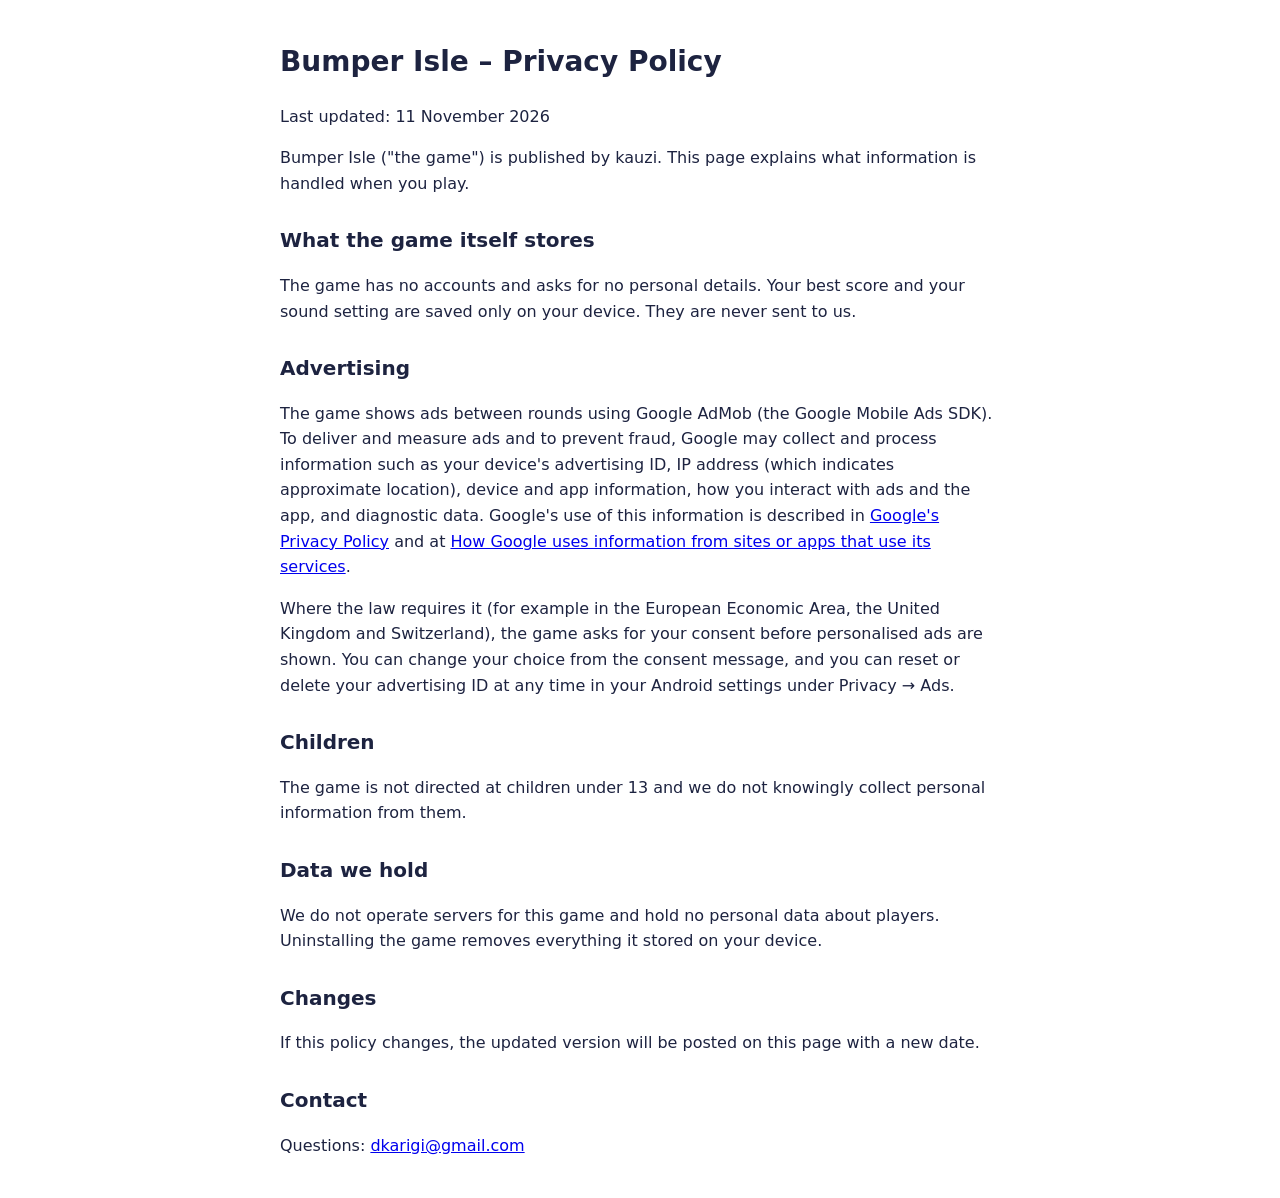
<file: bumper-isle-privacy-policy.html>
<!doctype html>
<html lang="en"><head><meta charset="utf-8"><meta name="viewport" content="width=device-width,initial-scale=1">
<title>Bumper Isle – Privacy Policy</title>
<style>body{font:16px/1.6 system-ui,sans-serif;max-width:720px;margin:40px auto;padding:0 20px;color:#1d2340}h1{font-size:28px}h2{font-size:20px;margin-top:28px}</style></head><body>
<h1>Bumper Isle – Privacy Policy</h1>
<p>Last updated: 11 November 2026</p>
<p>Bumper Isle ("the game") is published by kauzi. This page explains what information is handled when you play.</p>
<h2>What the game itself stores</h2>
<p>The game has no accounts and asks for no personal details. Your best score and your sound setting are saved only on your device. They are never sent to us.</p>
<h2>Advertising</h2>
<p>The game shows ads between rounds using Google AdMob (the Google Mobile Ads SDK). To deliver and measure ads and to prevent fraud, Google may collect and process information such as your device's advertising ID, IP address (which indicates approximate location), device and app information, how you interact with ads and the app, and diagnostic data. Google's use of this information is described in <a href="https://policies.google.com/privacy">Google's Privacy Policy</a> and at <a href="https://policies.google.com/technologies/partner-sites">How Google uses information from sites or apps that use its services</a>.</p>
<p>Where the law requires it (for example in the European Economic Area, the United Kingdom and Switzerland), the game asks for your consent before personalised ads are shown. You can change your choice from the consent message, and you can reset or delete your advertising ID at any time in your Android settings under Privacy → Ads.</p>
<h2>Children</h2>
<p>The game is not directed at children under 13 and we do not knowingly collect personal information from them.</p>
<h2>Data we hold</h2>
<p>We do not operate servers for this game and hold no personal data about players. Uninstalling the game removes everything it stored on your device.</p>
<h2>Changes</h2>
<p>If this policy changes, the updated version will be posted on this page with a new date.</p>
<h2>Contact</h2>
<p>Questions: <a href="mailto:dkarigi@gmail.com">dkarigi@gmail.com</a></p>
</body></html>
</file>
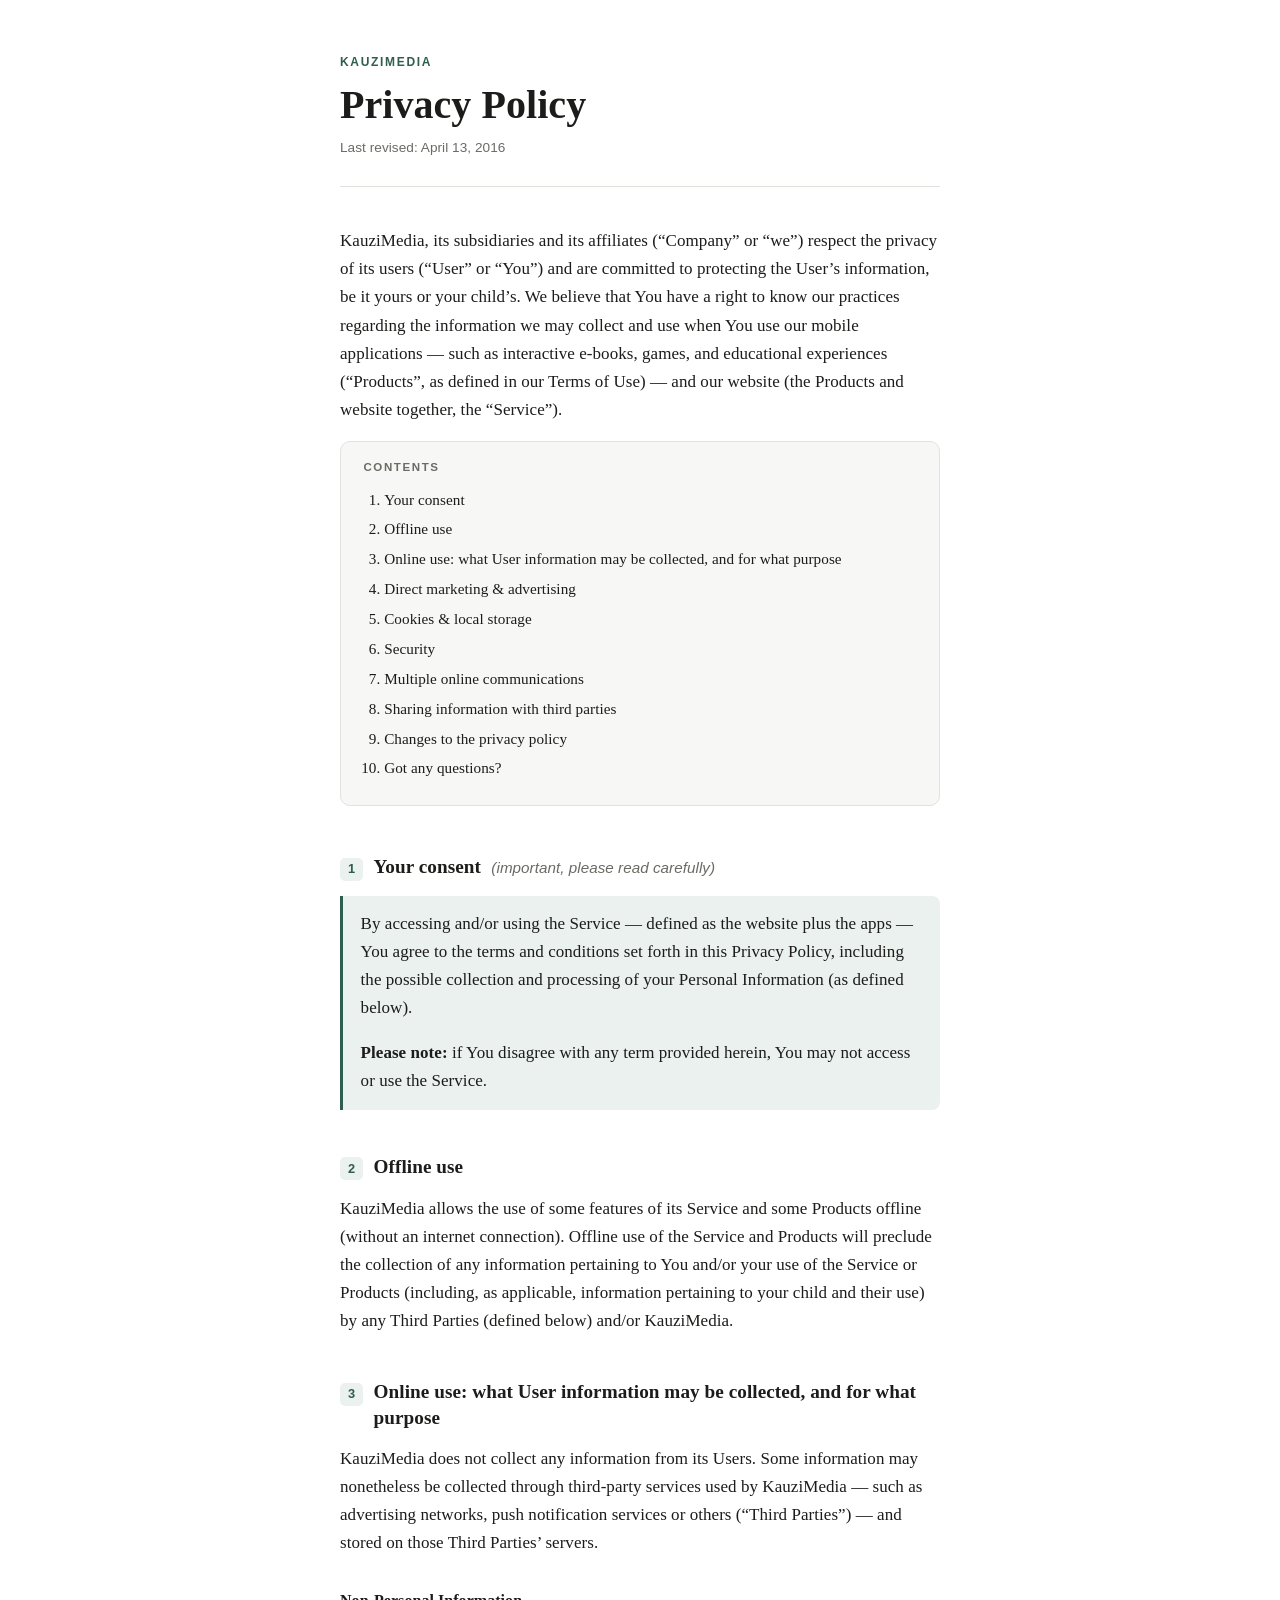
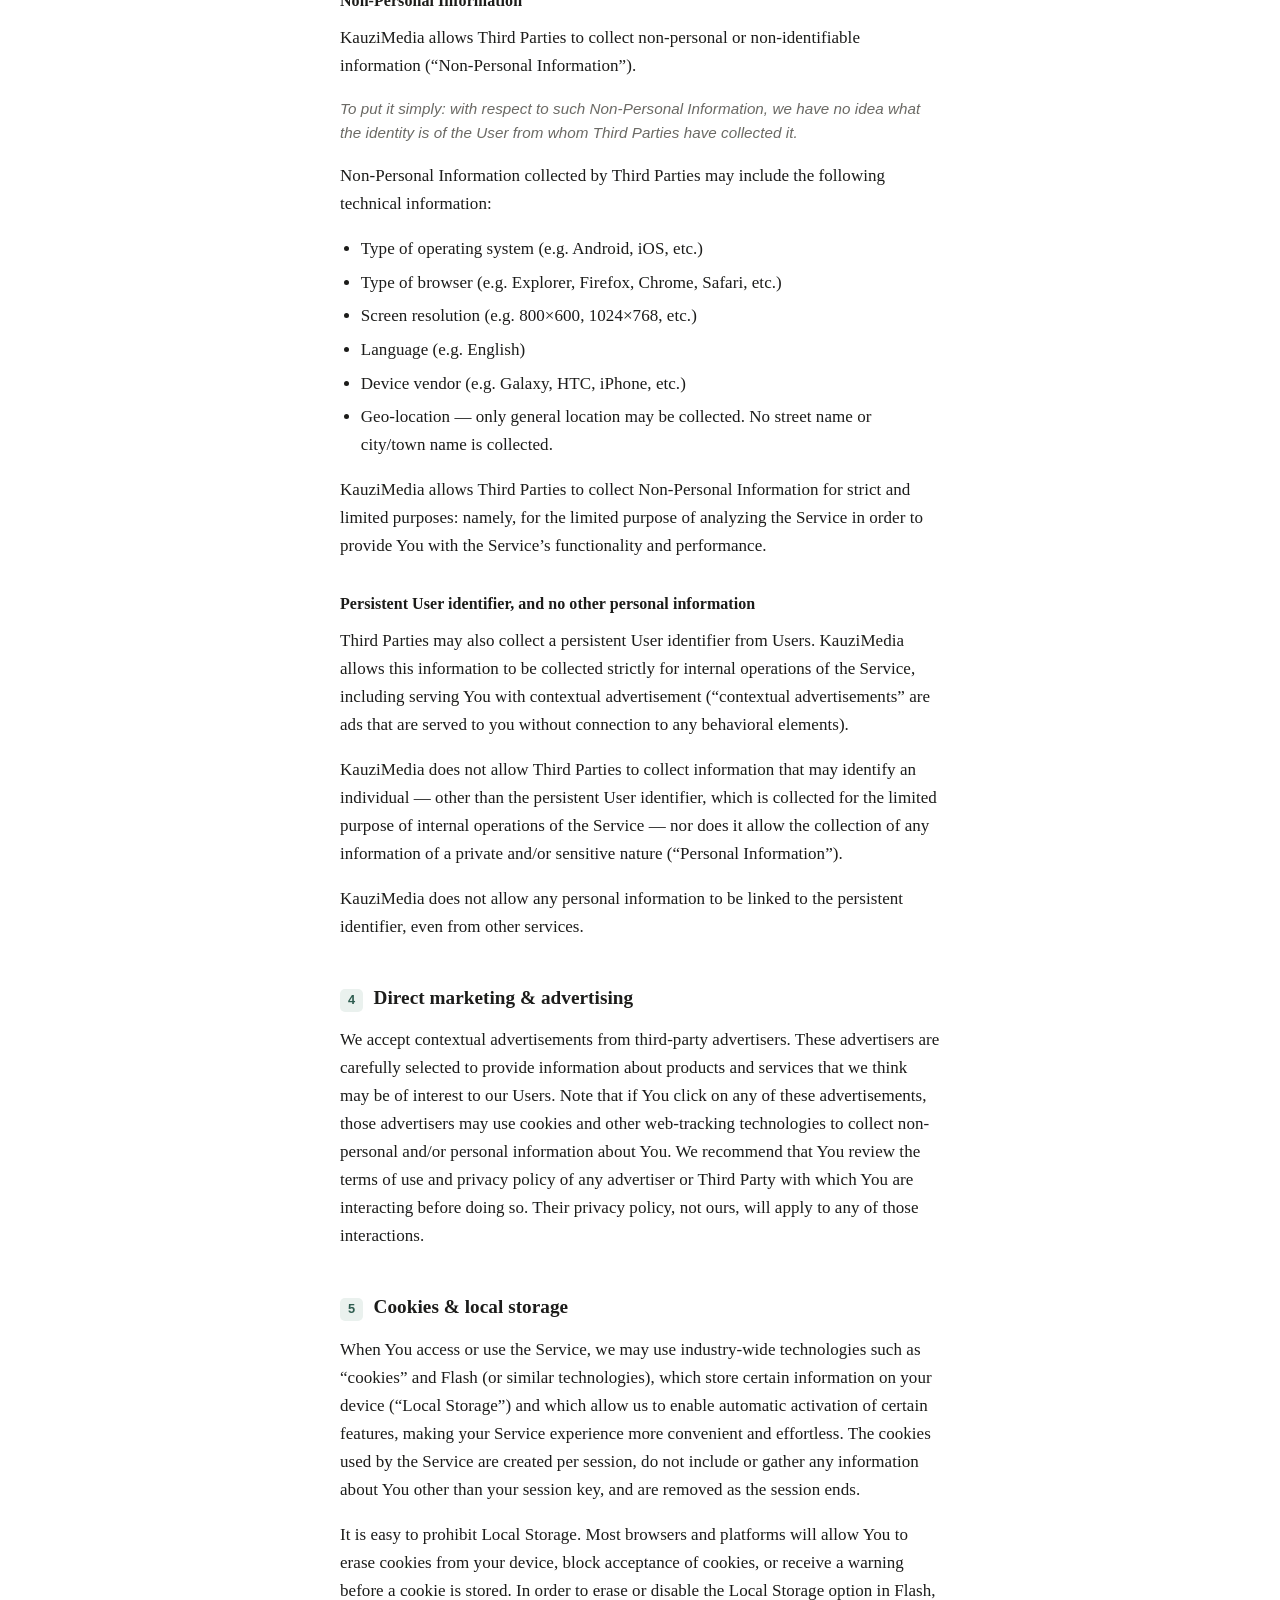
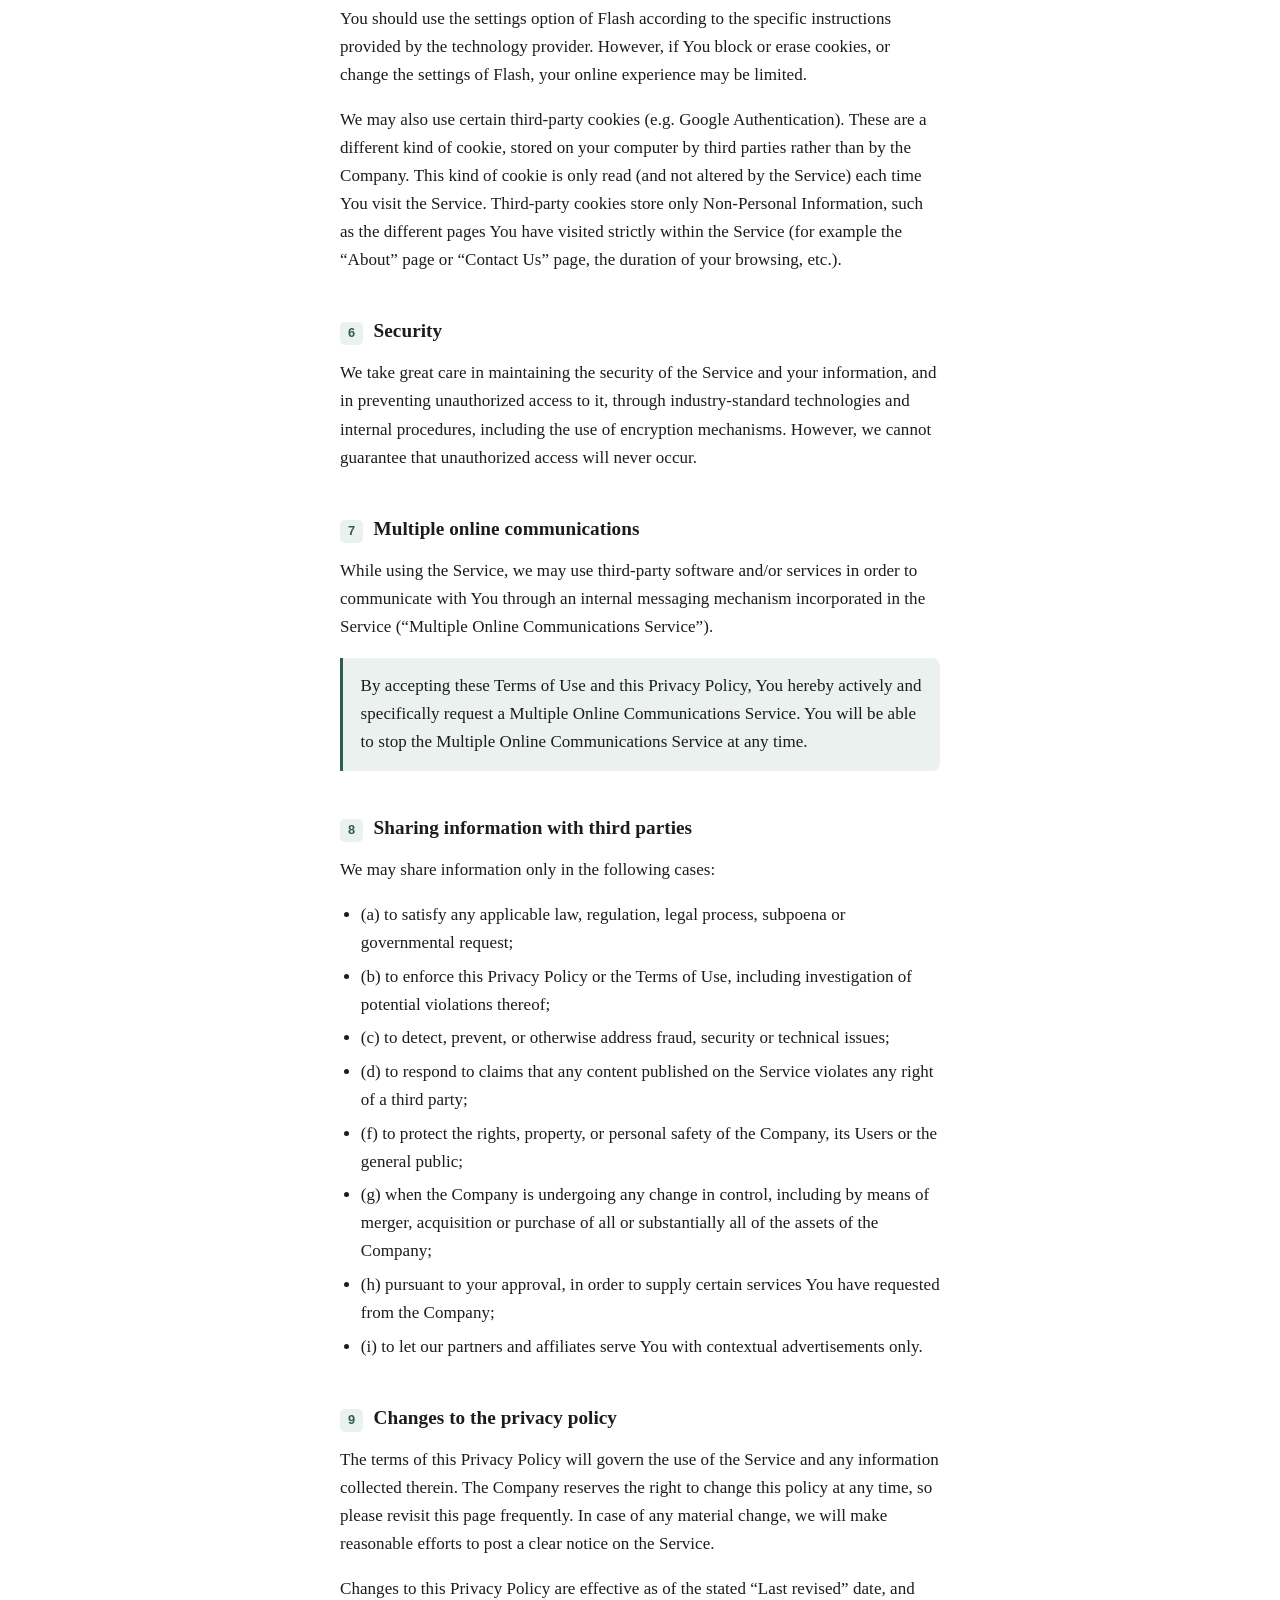
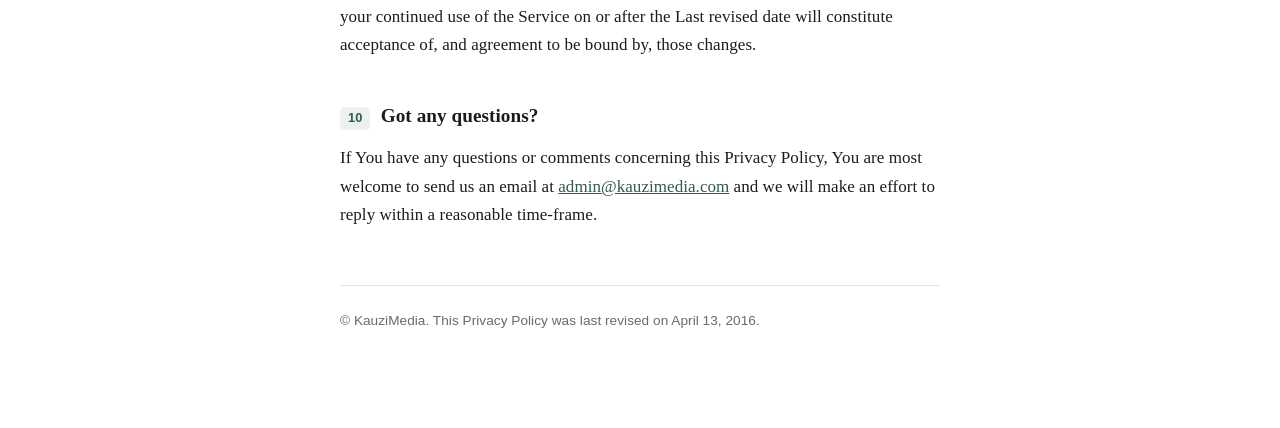
<file: kauzimedia-privacy-policy.html>
<!doctype html>
<html lang="en">
<head>
<meta charset="utf-8">
<meta name="viewport" content="width=device-width, initial-scale=1">
<title>Privacy Policy &middot; KauziMedia</title>
<meta name="description" content="KauziMedia privacy policy: what information may be collected through our apps and website, by whom, and for what purpose.">
<style>
  :root {
    color-scheme: light dark;
    --bg: #ffffff;
    --surface: #f7f7f5;
    --border: #e3e2dd;
    --text: #1c1c1a;
    --muted: #6b6a65;
    --accent: #2f5d50;
    --accent-soft: #eaf1ee;
    --measure: 40rem;
  }
  @media (prefers-color-scheme: dark) {
    :root {
      --bg: #121311;
      --surface: #1b1d1a;
      --border: #2f322d;
      --text: #e9e8e3;
      --muted: #9c9b94;
      --accent: #8fc9b4;
      --accent-soft: #1e2723;
    }
  }
  * { box-sizing: border-box; }
  html { -webkit-text-size-adjust: 100%; }
  body {
    margin: 0;
    background: var(--bg);
    color: var(--text);
    font: 400 17px/1.65 ui-serif, Georgia, "Iowan Old Style", "Times New Roman", serif;
    letter-spacing: 0.003em;
  }
  .wrap { max-width: var(--measure); margin: 0 auto; padding: 3.5rem 1.25rem 5rem; }

  header.masthead { border-bottom: 1px solid var(--border); padding-bottom: 1.75rem; margin-bottom: 2.5rem; }
  .brand {
    font: 600 0.75rem/1 ui-sans-serif, -apple-system, "Segoe UI", Roboto, sans-serif;
    letter-spacing: 0.14em;
    text-transform: uppercase;
    color: var(--accent);
    margin: 0 0 0.9rem;
  }
  h1 { font-size: clamp(1.9rem, 6vw, 2.5rem); line-height: 1.15; margin: 0 0 0.6rem; font-weight: 600; }
  .revised {
    font: 400 0.85rem/1.5 ui-sans-serif, -apple-system, "Segoe UI", Roboto, sans-serif;
    color: var(--muted);
    margin: 0;
  }

  nav.toc {
    background: var(--surface);
    border: 1px solid var(--border);
    border-radius: 10px;
    padding: 1.25rem 1.4rem;
    margin-bottom: 3rem;
  }
  nav.toc h2 {
    font: 600 0.72rem/1 ui-sans-serif, -apple-system, "Segoe UI", Roboto, sans-serif;
    letter-spacing: 0.14em;
    text-transform: uppercase;
    color: var(--muted);
    margin: 0 0 0.85rem;
  }
  nav.toc ol { margin: 0; padding-left: 1.3rem; }
  nav.toc li { margin: 0.3rem 0; font-size: 0.95rem; }
  nav.toc a { color: var(--text); text-decoration: none; border-bottom: 1px solid transparent; }
  nav.toc a:hover { border-bottom-color: var(--accent); }

  section { margin-bottom: 2.75rem; scroll-margin-top: 1.5rem; }
  h2.sec {
    font-size: 1.2rem;
    font-weight: 600;
    line-height: 1.35;
    margin: 0 0 0.9rem;
    display: flex;
    gap: 0.65rem;
    align-items: baseline;
  }
  h2.sec .num {
    font: 600 0.8rem/1 ui-sans-serif, -apple-system, "Segoe UI", Roboto, sans-serif;
    color: var(--accent);
    background: var(--accent-soft);
    border-radius: 5px;
    padding: 0.32rem 0.5rem;
    flex: none;
  }
  h3 {
    font-size: 1rem;
    font-weight: 600;
    margin: 1.9rem 0 0.6rem;
    color: var(--text);
  }
  p { margin: 0 0 1.05rem; }
  ul { margin: 0 0 1.05rem; padding-left: 1.3rem; }
  li { margin: 0.35rem 0; }
  strong { font-weight: 600; }
  a { color: var(--accent); }

  .callout {
    border-left: 3px solid var(--accent);
    background: var(--accent-soft);
    padding: 0.9rem 1.1rem;
    border-radius: 0 8px 8px 0;
    margin: 0 0 1.05rem;
  }
  .callout p:last-child { margin-bottom: 0; }

  .plain {
    font: 400 0.95rem/1.6 ui-sans-serif, -apple-system, "Segoe UI", Roboto, sans-serif;
    color: var(--muted);
    font-style: italic;
  }

  footer {
    border-top: 1px solid var(--border);
    margin-top: 3.5rem;
    padding-top: 1.5rem;
    font: 400 0.85rem/1.6 ui-sans-serif, -apple-system, "Segoe UI", Roboto, sans-serif;
    color: var(--muted);
  }
</style>
</head>
<body>
<div class="wrap">

  <header class="masthead">
    <p class="brand">KauziMedia</p>
    <h1>Privacy Policy</h1>
    <p class="revised">Last revised: April 13, 2016</p>
  </header>

  <p>KauziMedia, its subsidiaries and its affiliates (&ldquo;Company&rdquo; or &ldquo;we&rdquo;) respect the privacy of its users (&ldquo;User&rdquo; or &ldquo;You&rdquo;) and are committed to protecting the User&rsquo;s information, be it yours or your child&rsquo;s. We believe that You have a right to know our practices regarding the information we may collect and use when You use our mobile applications &mdash; such as interactive e&#8209;books, games, and educational experiences (&ldquo;Products&rdquo;, as defined in our Terms of Use) &mdash; and our website (the Products and website together, the &ldquo;Service&rdquo;).</p>

  <nav class="toc" aria-label="Contents">
    <h2>Contents</h2>
    <ol>
      <li><a href="#consent">Your consent</a></li>
      <li><a href="#offline">Offline use</a></li>
      <li><a href="#online">Online use: what User information may be collected, and for what purpose</a></li>
      <li><a href="#advertising">Direct marketing &amp; advertising</a></li>
      <li><a href="#cookies">Cookies &amp; local storage</a></li>
      <li><a href="#security">Security</a></li>
      <li><a href="#messaging">Multiple online communications</a></li>
      <li><a href="#sharing">Sharing information with third parties</a></li>
      <li><a href="#changes">Changes to the privacy policy</a></li>
      <li><a href="#contact">Got any questions?</a></li>
    </ol>
  </nav>

  <section id="consent">
    <h2 class="sec"><span class="num">1</span> Your consent <span class="plain">(important, please read carefully)</span></h2>
    <div class="callout">
      <p>By accessing and/or using the Service &mdash; defined as the website plus the apps &mdash; You agree to the terms and conditions set forth in this Privacy Policy, including the possible collection and processing of your Personal Information (as defined below).</p>
      <p><strong>Please note:</strong> if You disagree with any term provided herein, You may not access or use the Service.</p>
    </div>
  </section>

  <section id="offline">
    <h2 class="sec"><span class="num">2</span> Offline use</h2>
    <p>KauziMedia allows the use of some features of its Service and some Products offline (without an internet connection). Offline use of the Service and Products will preclude the collection of any information pertaining to You and/or your use of the Service or Products (including, as applicable, information pertaining to your child and their use) by any Third Parties (defined below) and/or KauziMedia.</p>
  </section>

  <section id="online">
    <h2 class="sec"><span class="num">3</span> Online use: what User information may be collected, and for what purpose</h2>
    <p>KauziMedia does not collect any information from its Users. Some information may nonetheless be collected through third-party services used by KauziMedia &mdash; such as advertising networks, push notification services or others (&ldquo;Third Parties&rdquo;) &mdash; and stored on those Third Parties&rsquo; servers.</p>

    <h3>Non-Personal Information</h3>
    <p>KauziMedia allows Third Parties to collect non-personal or non-identifiable information (&ldquo;Non-Personal Information&rdquo;).</p>
    <p class="plain">To put it simply: with respect to such Non-Personal Information, we have no idea what the identity is of the User from whom Third Parties have collected it.</p>
    <p>Non-Personal Information collected by Third Parties may include the following technical information:</p>
    <ul>
      <li>Type of operating system (e.g. Android, iOS, etc.)</li>
      <li>Type of browser (e.g. Explorer, Firefox, Chrome, Safari, etc.)</li>
      <li>Screen resolution (e.g. 800&times;600, 1024&times;768, etc.)</li>
      <li>Language (e.g. English)</li>
      <li>Device vendor (e.g. Galaxy, HTC, iPhone, etc.)</li>
      <li>Geo-location &mdash; only general location may be collected. No street name or city/town name is collected.</li>
    </ul>
    <p>KauziMedia allows Third Parties to collect Non-Personal Information for strict and limited purposes: namely, for the limited purpose of analyzing the Service in order to provide You with the Service&rsquo;s functionality and performance.</p>

    <h3>Persistent User identifier, and no other personal information</h3>
    <p>Third Parties may also collect a persistent User identifier from Users. KauziMedia allows this information to be collected strictly for internal operations of the Service, including serving You with contextual advertisement (&ldquo;contextual advertisements&rdquo; are ads that are served to you without connection to any behavioral elements).</p>
    <p>KauziMedia does not allow Third Parties to collect information that may identify an individual &mdash; other than the persistent User identifier, which is collected for the limited purpose of internal operations of the Service &mdash; nor does it allow the collection of any information of a private and/or sensitive nature (&ldquo;Personal Information&rdquo;).</p>
    <p>KauziMedia does not allow any personal information to be linked to the persistent identifier, even from other services.</p>
  </section>

  <section id="advertising">
    <h2 class="sec"><span class="num">4</span> Direct marketing &amp; advertising</h2>
    <p>We accept contextual advertisements from third-party advertisers. These advertisers are carefully selected to provide information about products and services that we think may be of interest to our Users. Note that if You click on any of these advertisements, those advertisers may use cookies and other web-tracking technologies to collect non-personal and/or personal information about You. We recommend that You review the terms of use and privacy policy of any advertiser or Third Party with which You are interacting before doing so. Their privacy policy, not ours, will apply to any of those interactions.</p>
  </section>

  <section id="cookies">
    <h2 class="sec"><span class="num">5</span> Cookies &amp; local storage</h2>
    <p>When You access or use the Service, we may use industry-wide technologies such as &ldquo;cookies&rdquo; and Flash (or similar technologies), which store certain information on your device (&ldquo;Local Storage&rdquo;) and which allow us to enable automatic activation of certain features, making your Service experience more convenient and effortless. The cookies used by the Service are created per session, do not include or gather any information about You other than your session key, and are removed as the session ends.</p>
    <p>It is easy to prohibit Local Storage. Most browsers and platforms will allow You to erase cookies from your device, block acceptance of cookies, or receive a warning before a cookie is stored. In order to erase or disable the Local Storage option in Flash, You should use the settings option of Flash according to the specific instructions provided by the technology provider. However, if You block or erase cookies, or change the settings of Flash, your online experience may be limited.</p>
    <p>We may also use certain third-party cookies (e.g. Google Authentication). These are a different kind of cookie, stored on your computer by third parties rather than by the Company. This kind of cookie is only read (and not altered by the Service) each time You visit the Service. Third-party cookies store only Non-Personal Information, such as the different pages You have visited strictly within the Service (for example the &ldquo;About&rdquo; page or &ldquo;Contact Us&rdquo; page, the duration of your browsing, etc.).</p>
  </section>

  <section id="security">
    <h2 class="sec"><span class="num">6</span> Security</h2>
    <p>We take great care in maintaining the security of the Service and your information, and in preventing unauthorized access to it, through industry-standard technologies and internal procedures, including the use of encryption mechanisms. However, we cannot guarantee that unauthorized access will never occur.</p>
  </section>

  <section id="messaging">
    <h2 class="sec"><span class="num">7</span> Multiple online communications</h2>
    <p>While using the Service, we may use third-party software and/or services in order to communicate with You through an internal messaging mechanism incorporated in the Service (&ldquo;Multiple Online Communications Service&rdquo;).</p>
    <div class="callout">
      <p>By accepting these Terms of Use and this Privacy Policy, You hereby actively and specifically request a Multiple Online Communications Service. You will be able to stop the Multiple Online Communications Service at any time.</p>
    </div>
  </section>

  <section id="sharing">
    <h2 class="sec"><span class="num">8</span> Sharing information with third parties</h2>
    <p>We may share information only in the following cases:</p>
    <ul>
      <li>(a) to satisfy any applicable law, regulation, legal process, subpoena or governmental request;</li>
      <li>(b) to enforce this Privacy Policy or the Terms of Use, including investigation of potential violations thereof;</li>
      <li>(c) to detect, prevent, or otherwise address fraud, security or technical issues;</li>
      <li>(d) to respond to claims that any content published on the Service violates any right of a third party;</li>
      <li>(f) to protect the rights, property, or personal safety of the Company, its Users or the general public;</li>
      <li>(g) when the Company is undergoing any change in control, including by means of merger, acquisition or purchase of all or substantially all of the assets of the Company;</li>
      <li>(h) pursuant to your approval, in order to supply certain services You have requested from the Company;</li>
      <li>(i) to let our partners and affiliates serve You with contextual advertisements only.</li>
    </ul>
  </section>

  <section id="changes">
    <h2 class="sec"><span class="num">9</span> Changes to the privacy policy</h2>
    <p>The terms of this Privacy Policy will govern the use of the Service and any information collected therein. The Company reserves the right to change this policy at any time, so please revisit this page frequently. In case of any material change, we will make reasonable efforts to post a clear notice on the Service.</p>
    <p>Changes to this Privacy Policy are effective as of the stated &ldquo;Last revised&rdquo; date, and your continued use of the Service on or after the Last revised date will constitute acceptance of, and agreement to be bound by, those changes.</p>
  </section>

  <section id="contact">
    <h2 class="sec"><span class="num">10</span> Got any questions?</h2>
    <p>If You have any questions or comments concerning this Privacy Policy, You are most welcome to send us an email at <a href="mailto:admin@kauzimedia.com">admin@kauzimedia.com</a> and we will make an effort to reply within a reasonable time-frame.</p>
  </section>

  <footer>
    <p>&copy; KauziMedia. This Privacy Policy was last revised on April 13, 2016.</p>
  </footer>

</div>
</body>
</html>
</file>
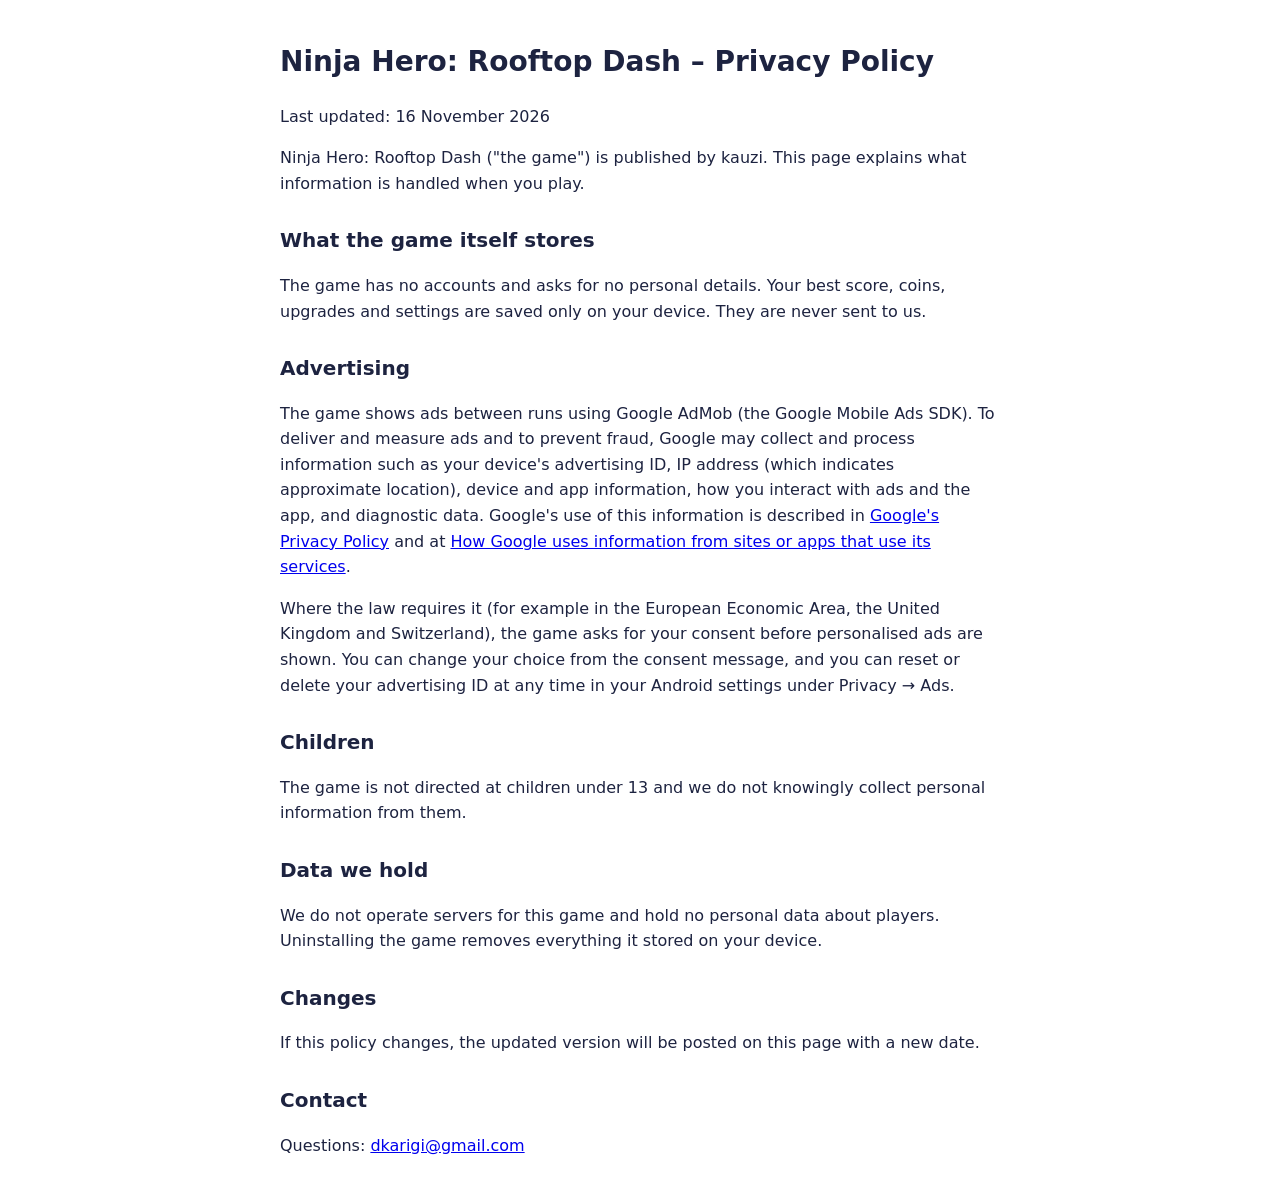
<file: ninjahero-privacy-policy.html>
<!doctype html>
<html lang="en"><head><meta charset="utf-8"><meta name="viewport" content="width=device-width,initial-scale=1">
<title>Ninja Hero: Rooftop Dash – Privacy Policy</title>
<style>body{font:16px/1.6 system-ui,sans-serif;max-width:720px;margin:40px auto;padding:0 20px;color:#1d2340}h1{font-size:28px}h2{font-size:20px;margin-top:28px}</style></head><body>
<h1>Ninja Hero: Rooftop Dash – Privacy Policy</h1>
<p>Last updated: 16 November 2026</p>
<p>Ninja Hero: Rooftop Dash ("the game") is published by kauzi. This page explains what information is handled when you play.</p>
<h2>What the game itself stores</h2>
<p>The game has no accounts and asks for no personal details. Your best score, coins, upgrades and settings are saved only on your device. They are never sent to us.</p>
<h2>Advertising</h2>
<p>The game shows ads between runs using Google AdMob (the Google Mobile Ads SDK). To deliver and measure ads and to prevent fraud, Google may collect and process information such as your device's advertising ID, IP address (which indicates approximate location), device and app information, how you interact with ads and the app, and diagnostic data. Google's use of this information is described in <a href="https://policies.google.com/privacy">Google's Privacy Policy</a> and at <a href="https://policies.google.com/technologies/partner-sites">How Google uses information from sites or apps that use its services</a>.</p>
<p>Where the law requires it (for example in the European Economic Area, the United Kingdom and Switzerland), the game asks for your consent before personalised ads are shown. You can change your choice from the consent message, and you can reset or delete your advertising ID at any time in your Android settings under Privacy → Ads.</p>
<h2>Children</h2>
<p>The game is not directed at children under 13 and we do not knowingly collect personal information from them.</p>
<h2>Data we hold</h2>
<p>We do not operate servers for this game and hold no personal data about players. Uninstalling the game removes everything it stored on your device.</p>
<h2>Changes</h2>
<p>If this policy changes, the updated version will be posted on this page with a new date.</p>
<h2>Contact</h2>
<p>Questions: <a href="mailto:dkarigi@gmail.com">dkarigi@gmail.com</a></p>
</body></html>
</file>
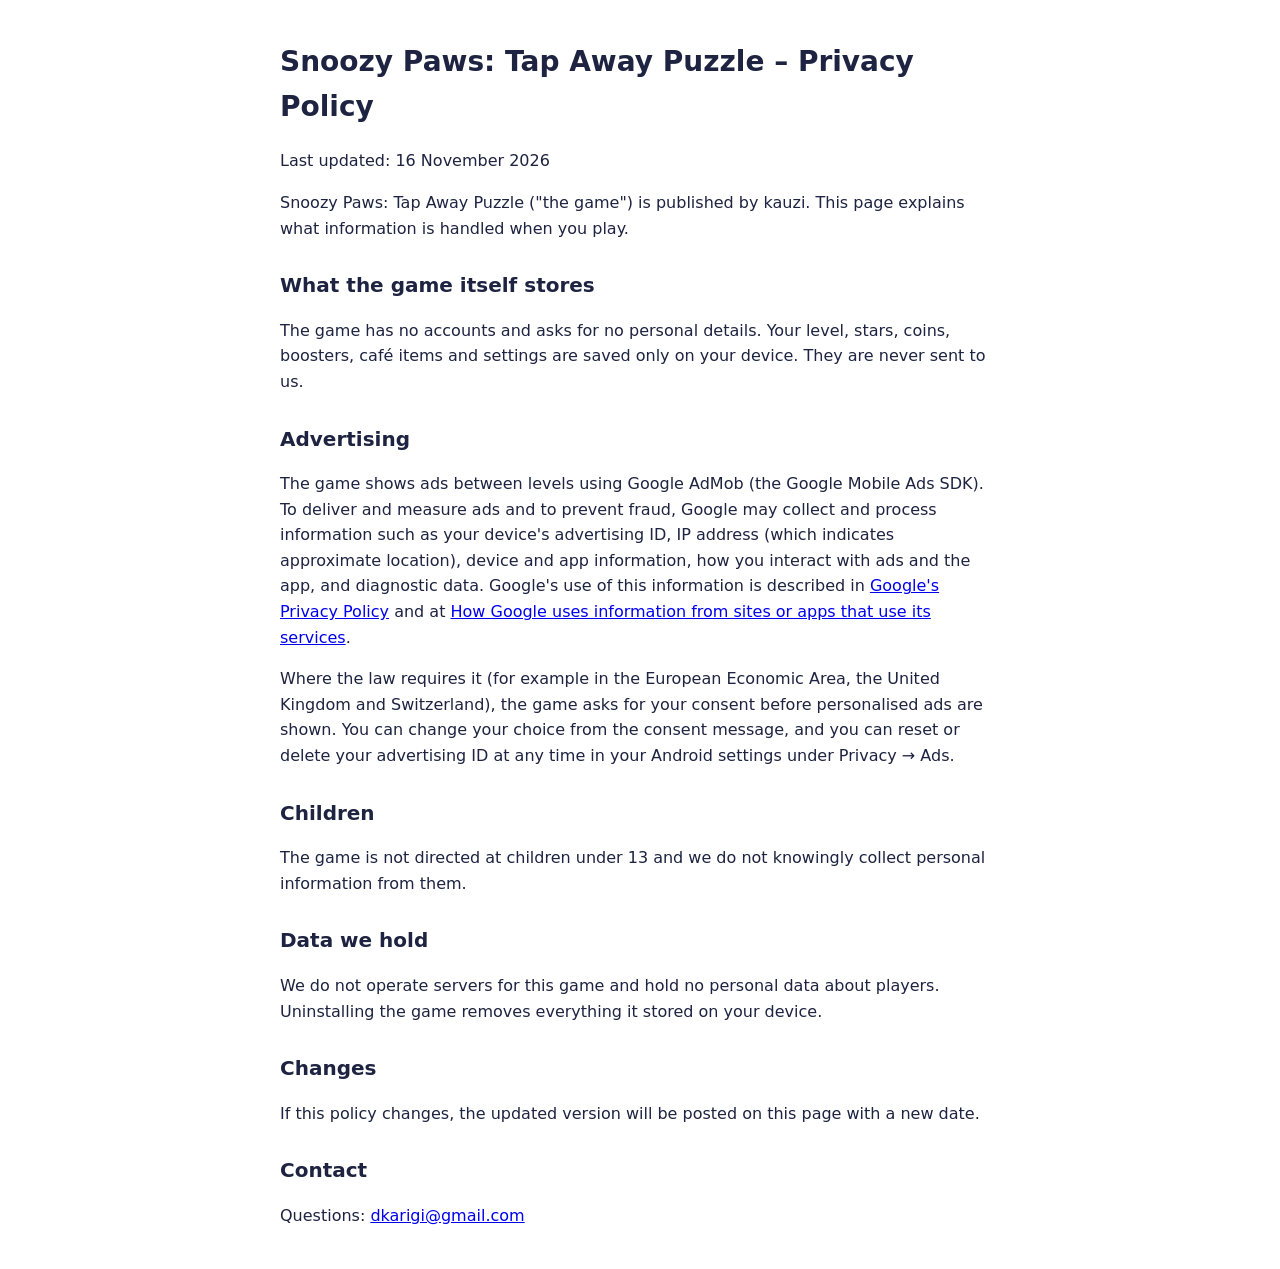
<file: snoozy-paws-privacy-policy.html>
<!doctype html>
<html lang="en"><head><meta charset="utf-8"><meta name="viewport" content="width=device-width,initial-scale=1">
<title>Snoozy Paws: Tap Away Puzzle – Privacy Policy</title>
<style>body{font:16px/1.6 system-ui,sans-serif;max-width:720px;margin:40px auto;padding:0 20px;color:#1d2340}h1{font-size:28px}h2{font-size:20px;margin-top:28px}</style></head><body>
<h1>Snoozy Paws: Tap Away Puzzle – Privacy Policy</h1>
<p>Last updated: 16 November 2026</p>
<p>Snoozy Paws: Tap Away Puzzle ("the game") is published by kauzi. This page explains what information is handled when you play.</p>
<h2>What the game itself stores</h2>
<p>The game has no accounts and asks for no personal details. Your level, stars, coins, boosters, café items and settings are saved only on your device. They are never sent to us.</p>
<h2>Advertising</h2>
<p>The game shows ads between levels using Google AdMob (the Google Mobile Ads SDK). To deliver and measure ads and to prevent fraud, Google may collect and process information such as your device's advertising ID, IP address (which indicates approximate location), device and app information, how you interact with ads and the app, and diagnostic data. Google's use of this information is described in <a href="https://policies.google.com/privacy">Google's Privacy Policy</a> and at <a href="https://policies.google.com/technologies/partner-sites">How Google uses information from sites or apps that use its services</a>.</p>
<p>Where the law requires it (for example in the European Economic Area, the United Kingdom and Switzerland), the game asks for your consent before personalised ads are shown. You can change your choice from the consent message, and you can reset or delete your advertising ID at any time in your Android settings under Privacy → Ads.</p>
<h2>Children</h2>
<p>The game is not directed at children under 13 and we do not knowingly collect personal information from them.</p>
<h2>Data we hold</h2>
<p>We do not operate servers for this game and hold no personal data about players. Uninstalling the game removes everything it stored on your device.</p>
<h2>Changes</h2>
<p>If this policy changes, the updated version will be posted on this page with a new date.</p>
<h2>Contact</h2>
<p>Questions: <a href="mailto:dkarigi@gmail.com">dkarigi@gmail.com</a></p>
</body></html>
</file>
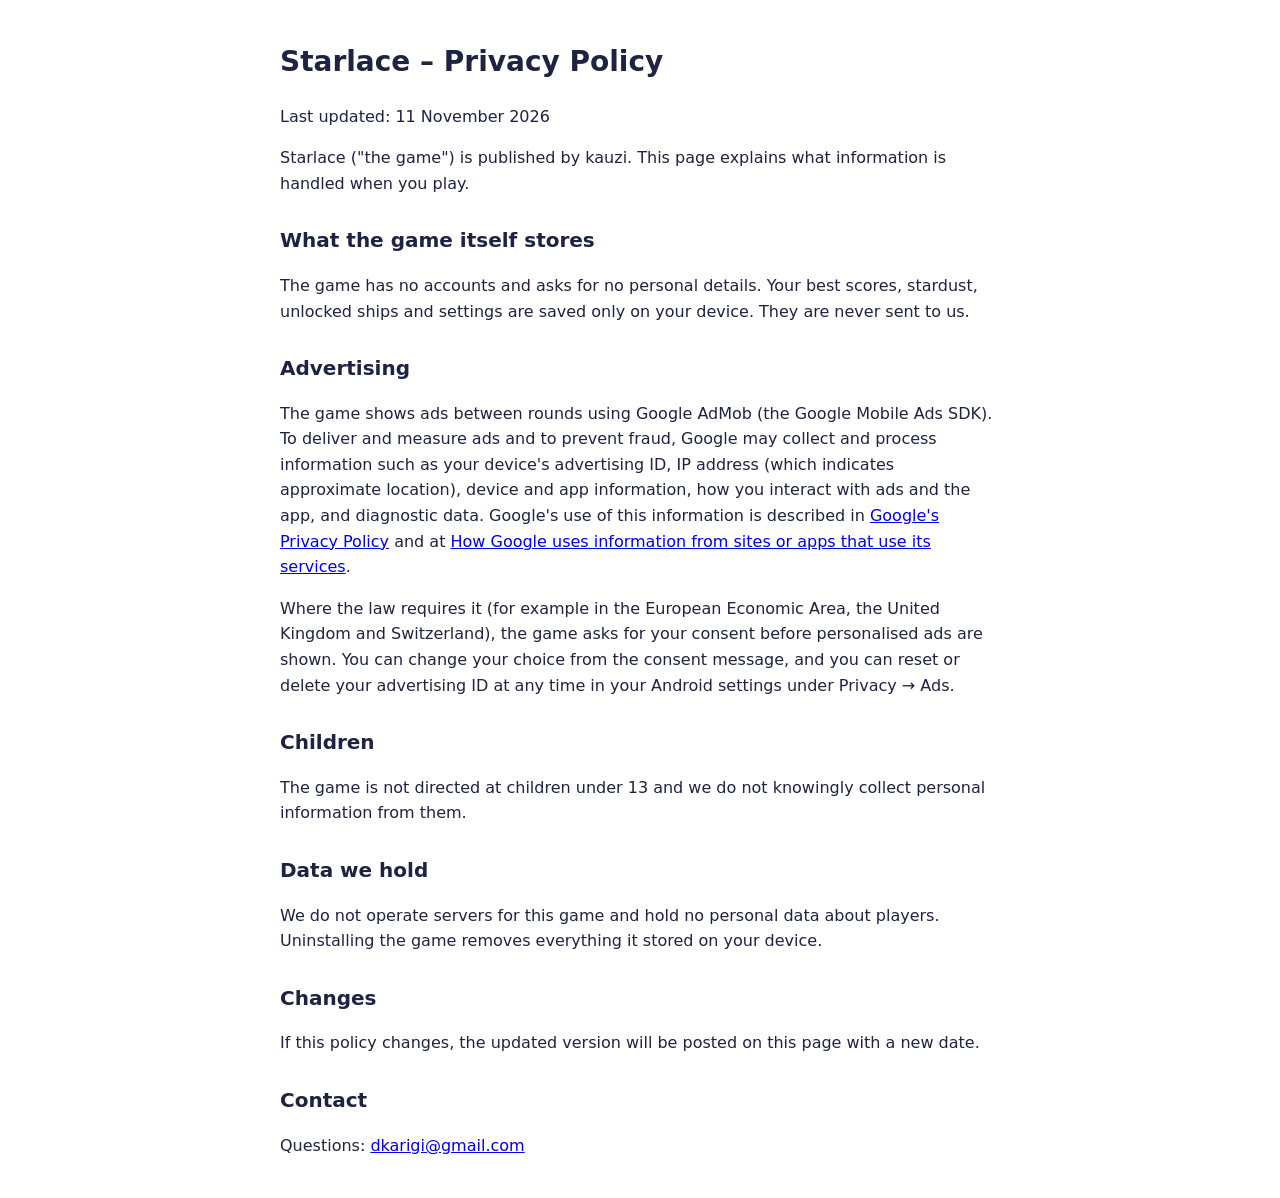
<file: starlace-privacy-policy.html>
<!doctype html>
<html lang="en"><head><meta charset="utf-8"><meta name="viewport" content="width=device-width,initial-scale=1">
<title>Starlace – Privacy Policy</title>
<style>body{font:16px/1.6 system-ui,sans-serif;max-width:720px;margin:40px auto;padding:0 20px;color:#1d2340}h1{font-size:28px}h2{font-size:20px;margin-top:28px}</style></head><body>
<h1>Starlace – Privacy Policy</h1>
<p>Last updated: 11 November 2026</p>
<p>Starlace ("the game") is published by kauzi. This page explains what information is handled when you play.</p>
<h2>What the game itself stores</h2>
<p>The game has no accounts and asks for no personal details. Your best scores, stardust, unlocked ships and settings are saved only on your device. They are never sent to us.</p>
<h2>Advertising</h2>
<p>The game shows ads between rounds using Google AdMob (the Google Mobile Ads SDK). To deliver and measure ads and to prevent fraud, Google may collect and process information such as your device's advertising ID, IP address (which indicates approximate location), device and app information, how you interact with ads and the app, and diagnostic data. Google's use of this information is described in <a href="https://policies.google.com/privacy">Google's Privacy Policy</a> and at <a href="https://policies.google.com/technologies/partner-sites">How Google uses information from sites or apps that use its services</a>.</p>
<p>Where the law requires it (for example in the European Economic Area, the United Kingdom and Switzerland), the game asks for your consent before personalised ads are shown. You can change your choice from the consent message, and you can reset or delete your advertising ID at any time in your Android settings under Privacy → Ads.</p>
<h2>Children</h2>
<p>The game is not directed at children under 13 and we do not knowingly collect personal information from them.</p>
<h2>Data we hold</h2>
<p>We do not operate servers for this game and hold no personal data about players. Uninstalling the game removes everything it stored on your device.</p>
<h2>Changes</h2>
<p>If this policy changes, the updated version will be posted on this page with a new date.</p>
<h2>Contact</h2>
<p>Questions: <a href="mailto:dkarigi@gmail.com">dkarigi@gmail.com</a></p>
</body></html>
</file>
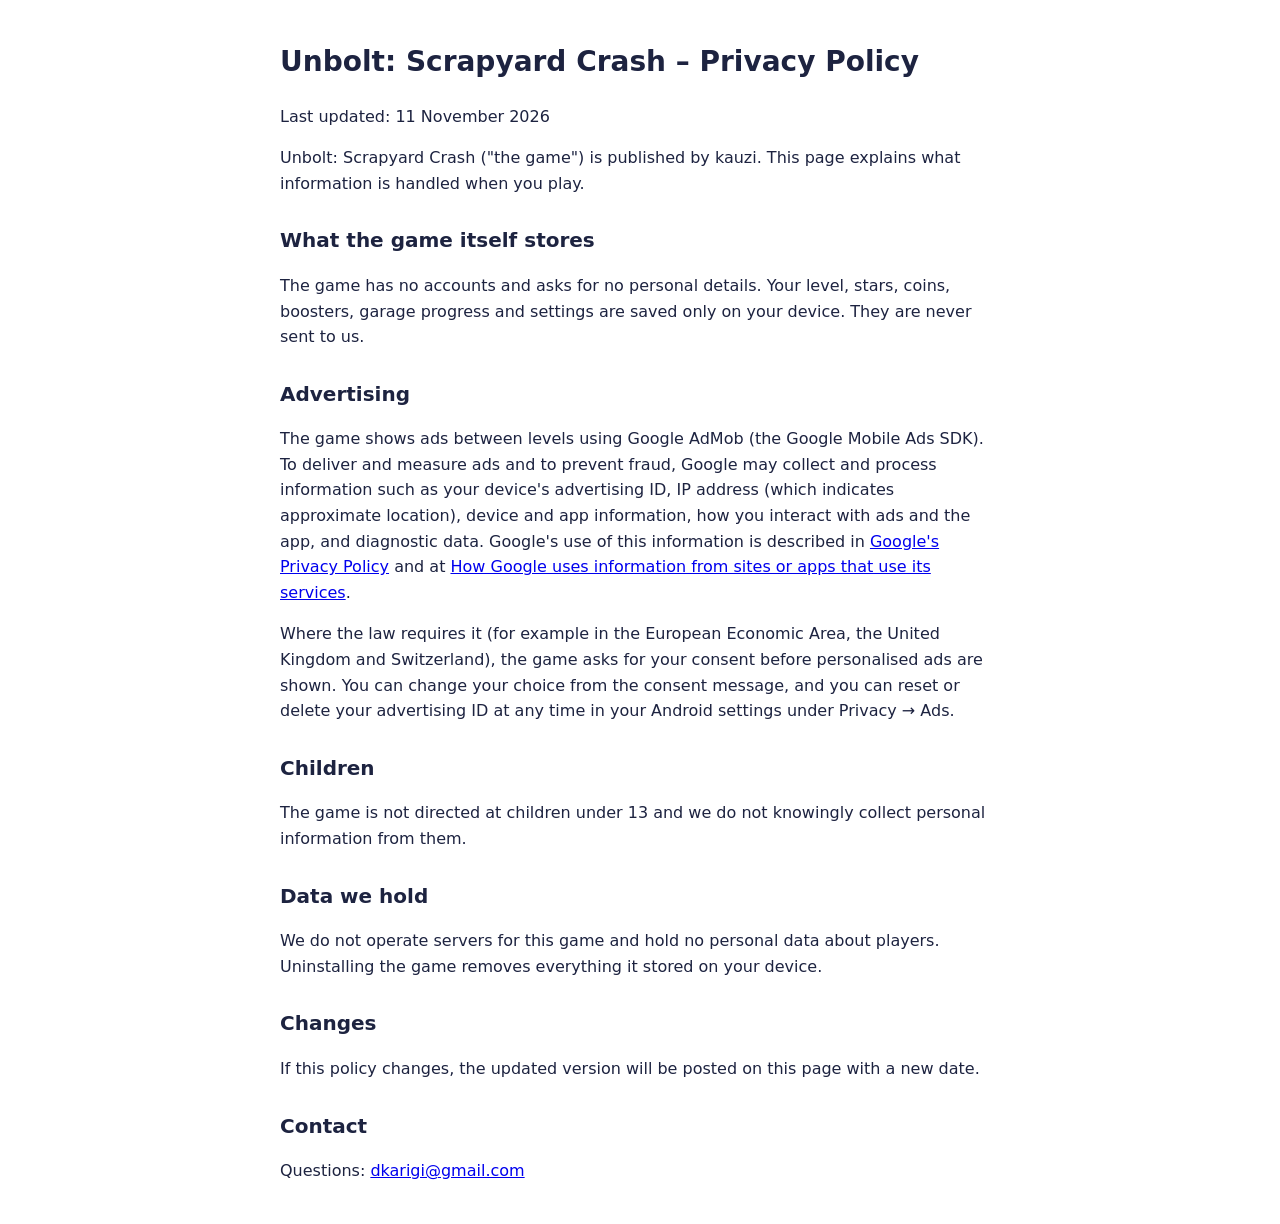
<file: unbolt-privacy-policy.html>
<!doctype html>
<html lang="en"><head><meta charset="utf-8"><meta name="viewport" content="width=device-width,initial-scale=1">
<title>Unbolt: Scrapyard Crash – Privacy Policy</title>
<style>body{font:16px/1.6 system-ui,sans-serif;max-width:720px;margin:40px auto;padding:0 20px;color:#1d2340}h1{font-size:28px}h2{font-size:20px;margin-top:28px}</style></head><body>
<h1>Unbolt: Scrapyard Crash – Privacy Policy</h1>
<p>Last updated: 11 November 2026</p>
<p>Unbolt: Scrapyard Crash ("the game") is published by kauzi. This page explains what information is handled when you play.</p>
<h2>What the game itself stores</h2>
<p>The game has no accounts and asks for no personal details. Your level, stars, coins, boosters, garage progress and settings are saved only on your device. They are never sent to us.</p>
<h2>Advertising</h2>
<p>The game shows ads between levels using Google AdMob (the Google Mobile Ads SDK). To deliver and measure ads and to prevent fraud, Google may collect and process information such as your device's advertising ID, IP address (which indicates approximate location), device and app information, how you interact with ads and the app, and diagnostic data. Google's use of this information is described in <a href="https://policies.google.com/privacy">Google's Privacy Policy</a> and at <a href="https://policies.google.com/technologies/partner-sites">How Google uses information from sites or apps that use its services</a>.</p>
<p>Where the law requires it (for example in the European Economic Area, the United Kingdom and Switzerland), the game asks for your consent before personalised ads are shown. You can change your choice from the consent message, and you can reset or delete your advertising ID at any time in your Android settings under Privacy → Ads.</p>
<h2>Children</h2>
<p>The game is not directed at children under 13 and we do not knowingly collect personal information from them.</p>
<h2>Data we hold</h2>
<p>We do not operate servers for this game and hold no personal data about players. Uninstalling the game removes everything it stored on your device.</p>
<h2>Changes</h2>
<p>If this policy changes, the updated version will be posted on this page with a new date.</p>
<h2>Contact</h2>
<p>Questions: <a href="mailto:dkarigi@gmail.com">dkarigi@gmail.com</a></p>
</body></html>
</file>
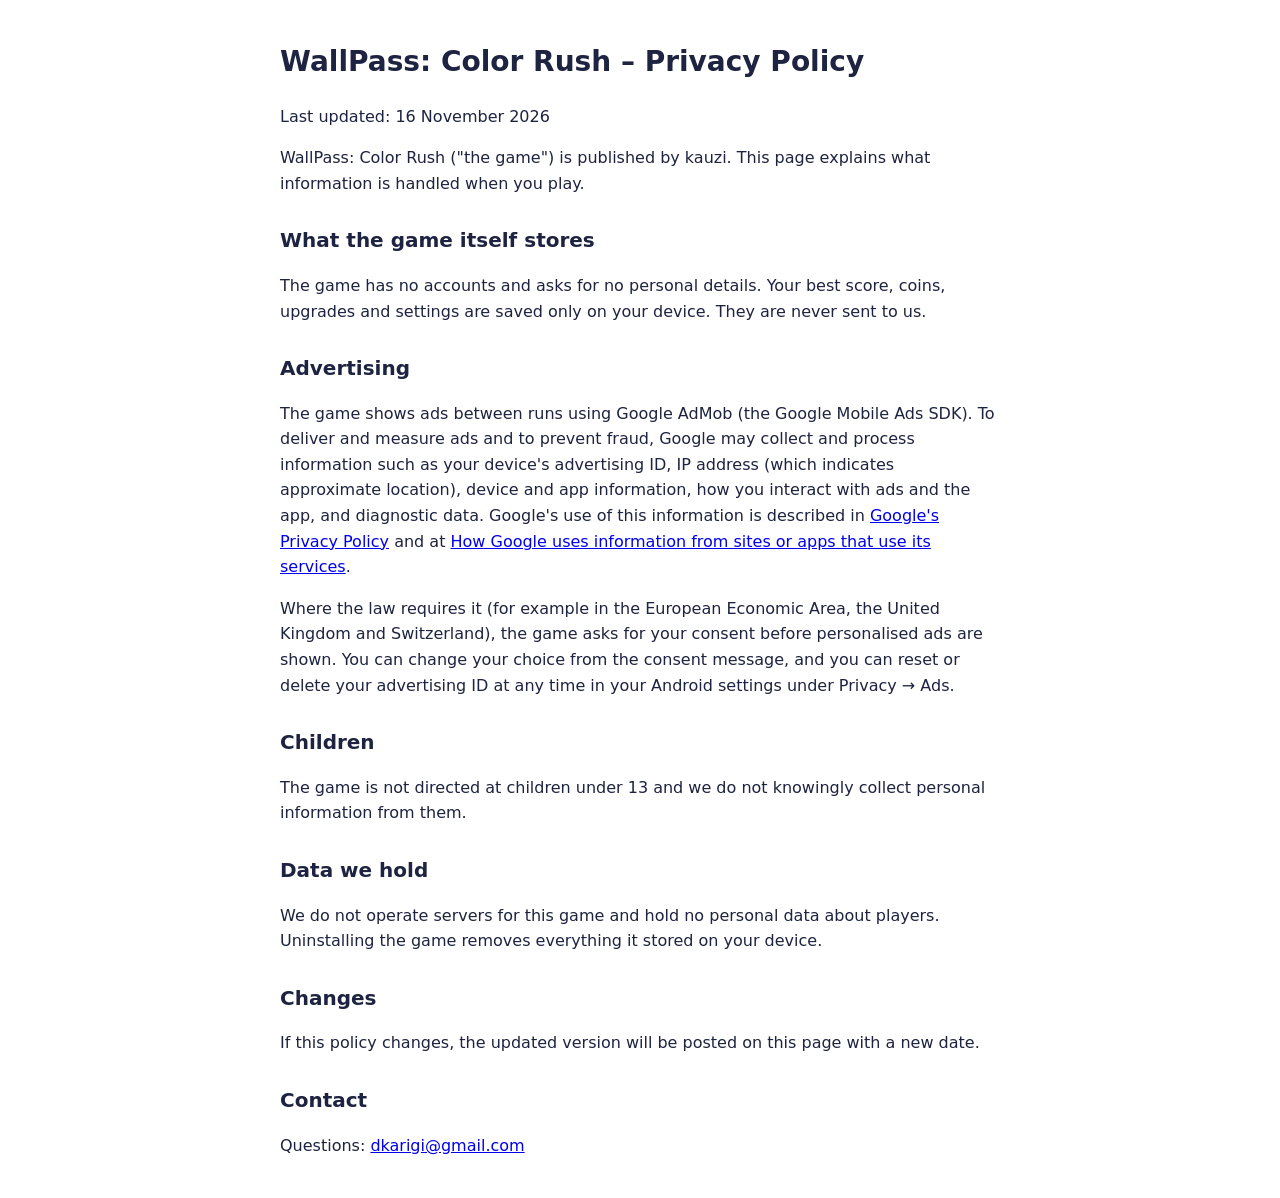
<file: wallpass-privacy-policy.html>
<!doctype html>
<html lang="en"><head><meta charset="utf-8"><meta name="viewport" content="width=device-width,initial-scale=1">
<title>WallPass: Color Rush – Privacy Policy</title>
<style>body{font:16px/1.6 system-ui,sans-serif;max-width:720px;margin:40px auto;padding:0 20px;color:#1d2340}h1{font-size:28px}h2{font-size:20px;margin-top:28px}</style></head><body>
<h1>WallPass: Color Rush – Privacy Policy</h1>
<p>Last updated: 16 November 2026</p>
<p>WallPass: Color Rush ("the game") is published by kauzi. This page explains what information is handled when you play.</p>
<h2>What the game itself stores</h2>
<p>The game has no accounts and asks for no personal details. Your best score, coins, upgrades and settings are saved only on your device. They are never sent to us.</p>
<h2>Advertising</h2>
<p>The game shows ads between runs using Google AdMob (the Google Mobile Ads SDK). To deliver and measure ads and to prevent fraud, Google may collect and process information such as your device's advertising ID, IP address (which indicates approximate location), device and app information, how you interact with ads and the app, and diagnostic data. Google's use of this information is described in <a href="https://policies.google.com/privacy">Google's Privacy Policy</a> and at <a href="https://policies.google.com/technologies/partner-sites">How Google uses information from sites or apps that use its services</a>.</p>
<p>Where the law requires it (for example in the European Economic Area, the United Kingdom and Switzerland), the game asks for your consent before personalised ads are shown. You can change your choice from the consent message, and you can reset or delete your advertising ID at any time in your Android settings under Privacy → Ads.</p>
<h2>Children</h2>
<p>The game is not directed at children under 13 and we do not knowingly collect personal information from them.</p>
<h2>Data we hold</h2>
<p>We do not operate servers for this game and hold no personal data about players. Uninstalling the game removes everything it stored on your device.</p>
<h2>Changes</h2>
<p>If this policy changes, the updated version will be posted on this page with a new date.</p>
<h2>Contact</h2>
<p>Questions: <a href="mailto:dkarigi@gmail.com">dkarigi@gmail.com</a></p>
</body></html>
</file>
